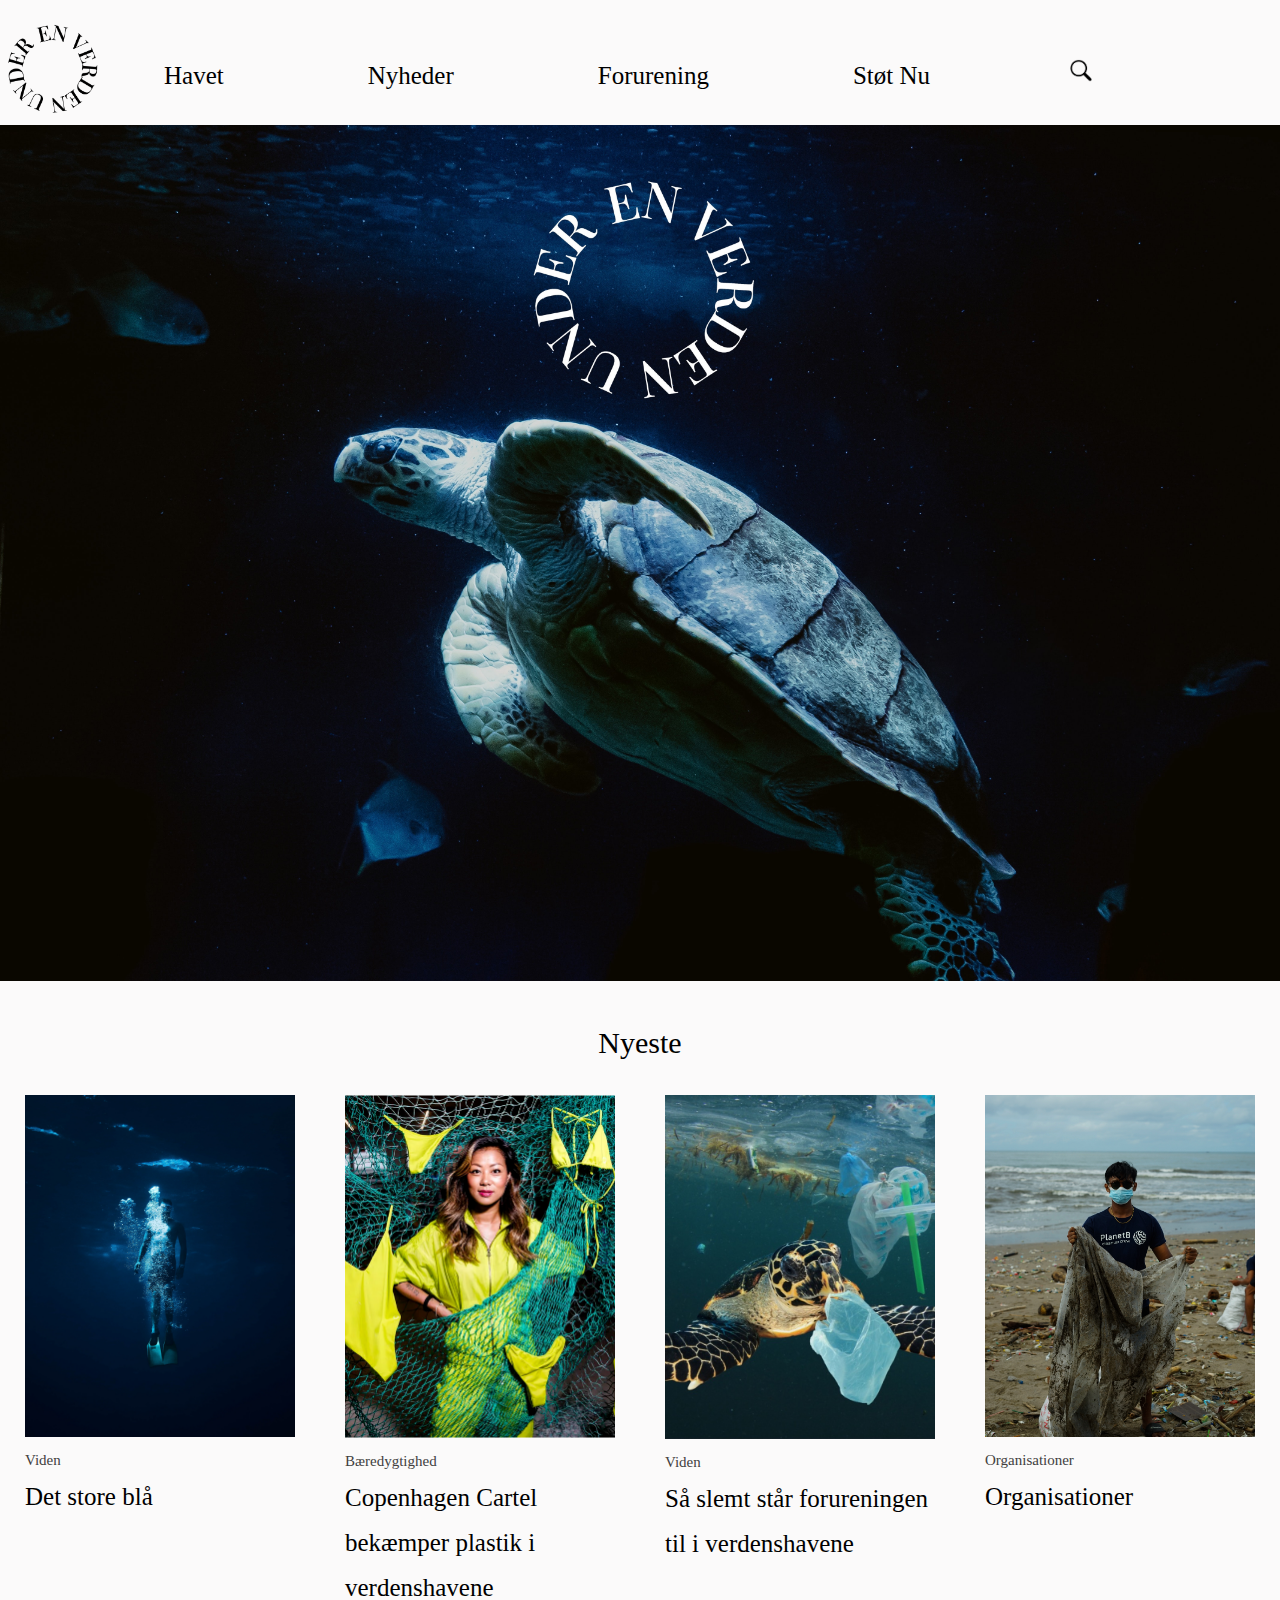
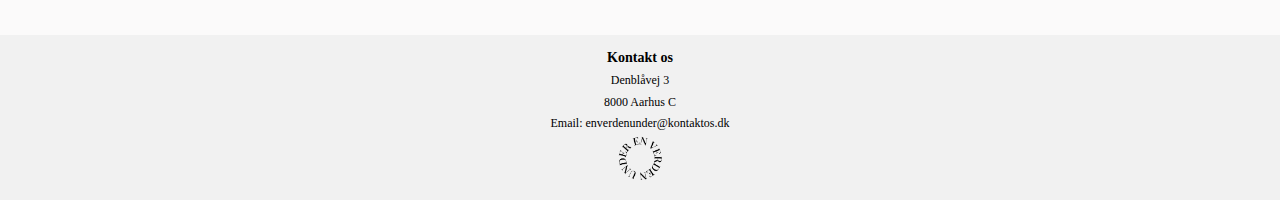
<file: onlinemagasin/index.html>
<!DOCTYPE html>
<html lang="en">
<head>
    <meta charset="UTF-8">
    <meta http-equiv="X-UA-Compatible" content="IE=edge">
    <meta name="viewport" content="width=device-width, initial-scale=1.0">
    <title>Online magasin</title>
    <link rel="stylesheet" href="css/style.css">
</head>

<body class="body_page">
    <div class="wrapper">
<header>
    <nav>
        <a class="logo" href="index.html"><img src="images/Logo.onlinemagasin.png" alt="forside"></a>
        <ul>
            <li><a href="#">Havet</a>
                <ul class="level2">
                    <li><a href="artikel1.html">Det store blå</a>
                    <li><a href="#">Dyrelivet</a></li>
                    <li><a href="#">Koralrevet</a></li>
                </ul>
            </li>

            <li><a href="#">Nyheder</a>
                <ul class="level2">
                    <li><a href="artikel2.html">Copenhagen Cartel bekæmper plastik i verdenshavene</a></li>
                    <li><a href="#">Pack Tech OWP omdanner havplast til ny emballage</a></li>
                </ul>
            </li>

            <li><a href="#">Forurening</a>
                <ul class="level2">
                    <li><a href="artikel3.html">Så slemt står forureningen til i verdenshavene</a></li>
                    <li><a href="#">Hvordan bekæmper vi forureningen i verdenshavene</a></li>
                 </ul>
            </li>
            <li><a href="#">Støt Nu</a>
            <ul class="level2">
                    <li><a href="artikel4.html">Organisationer</a></li>
                    <li><a href="#">Doner</a></li>
                    <li><a href="#">Bliv frivillig</a></li>
                </ul>
            </li>
        </ul>
        <a class="search"><img src="images/search.icon.png" alt="forside"></a>
    </nav>
</header>
<div class="content">
    <div class="banner">
         <img src="images/forside.skildpadde.jpg" alt="forside">
    </div>

    <h1>Nyeste</h1>

    <div class="row">
        <div class="column" >
            <a href="artikel1.html">
            <img src="images/mand.jpg" alt="forside">
            <p>Viden</p>
            <h2>Det store blå</h2>
        </a>
        </div>
        
        <div class="column" >
            <a href="artikel2.html">
            <img src="images/katrine.png" alt="forside">
            <p>Bæredygtighed</p>
            <h2>Copenhagen Cartel bekæmper plastik i verdenshavene</h2>
        </a>
        </div>
        
        <div class="column" >
            <a href="artikel3.html">
            <img src="images/skildpadde.jpg" alt="forside">
            <p>Viden</p>
            <h2>Så slemt står forureningen til i verdenshavene</h2>
        </a>
        </div>
        
        <div class="column" >
            <a href="artikel4.html">
            <img src="images/redhavet.jpg" alt="forside">
            <p>Organisationer</p>
            <h2>Organisationer</h2>
        </a>
        </div>
    </div>
    <footer class="footer">
        <h3>Kontakt os</h3>
        <p>Denblåvej 3</p>
        <p>8000 Aarhus C</p>
        <p>Email: enverdenunder@kontaktos.dk</p>
        <img src="images/Logo.onlinemagasin.png" alt="footer">
    </footer>
</div>
    </div>
</body>

</html>
</file>
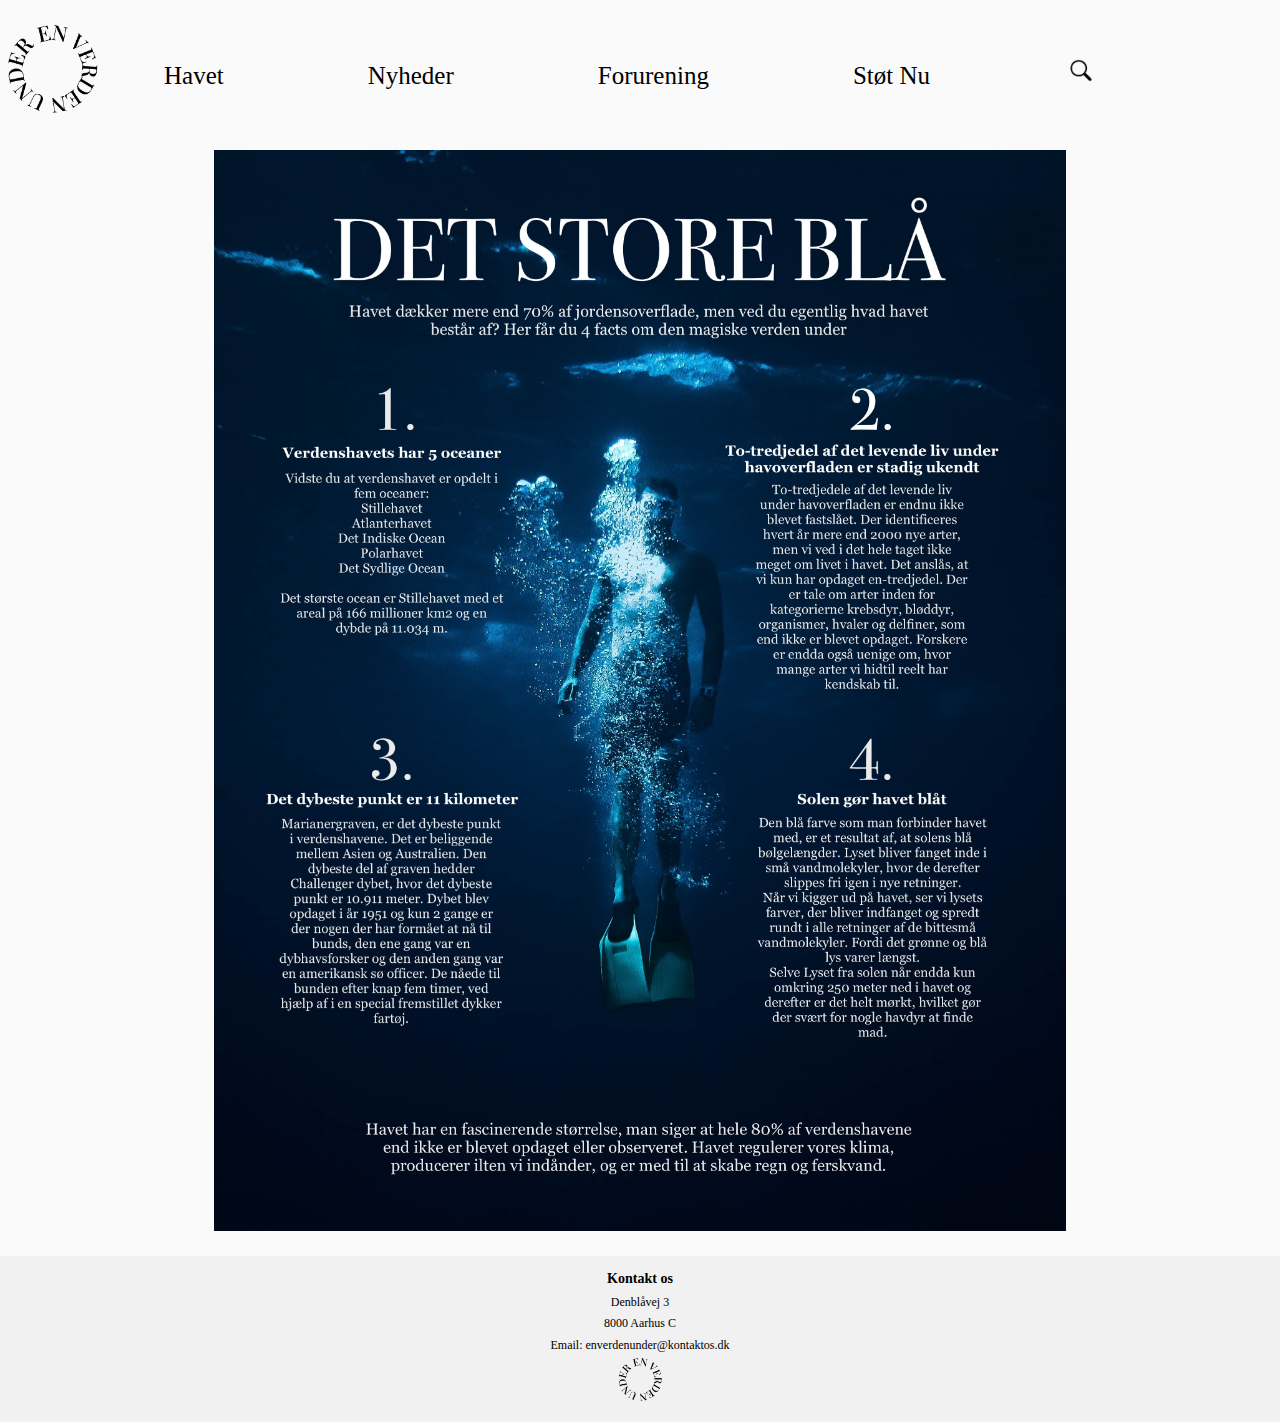
<file: onlinemagasin/artikel1.html>
<!DOCTYPE html>
<html lang="en">
<head>
    <meta charset="UTF-8">
    <meta http-equiv="X-UA-Compatible" content="IE=edge">
    <meta name="viewport" content="width=device-width, initial-scale=1.0">
    <title>Online magasin</title>
    <link rel="stylesheet" href="css/style.css">
</head>

<body class="body_page">
    <div class="wrapper">
<header>
    <nav>
        <a class="logo" href="index.html"><img src="images/Logo.onlinemagasin.png" alt="forside"></a>
        <ul>
            <li><a href="#">Havet</a>
                <ul class="level2">
                    <li><a href="artikel1.html">Det store blå</a>
                    <li><a href="#">Dyrelivet</a></li>
                    <li><a href="#">Koralrevet</a></li>
                </ul>
            </li>

            <li><a href="#">Nyheder</a>
                <ul class="level2">
                    <li><a href="artikel2.html">Copenhagen Cartel bekæmper plastik i verdenshavene</a></li>
                    <li><a href="#">Pack Tech OWP omdanner havplast til ny emballage</a></li>
                </ul>
            </li>

            <li><a href="#">Forurening</a>
                <ul class="level2">
                    <li><a href="artikel3.html">Så slemt står forureningen til i verdenshavene</a></li>
                    <li><a href="#">Hvordan bekæmper vi forureningen i verdenshavene</a></li>
                 </ul>
            </li>
            <li><a href="#">Støt Nu</a>
            <ul class="level2">
                    <li><a href="artikel4.html">Organisationer</a></li>
                    <li><a href="#">Doner</a></li>
                    <li><a href="#">Bliv frivillig</a></li>
                </ul>
            </li>
        </ul>
        <a class="search"><img src="images/search.icon.png" alt="forside"></a>
    </nav>
</header>

<div class="artikel1">
         <img src="images/artikel1.1.jpg" alt="artikel">
</div>

<footer class="footer">
    <h3>Kontakt os</h3>
    <p>Denblåvej 3</p>
    <p>8000 Aarhus C</p>
    <p>Email: enverdenunder@kontaktos.dk</p>
    <img src="images/Logo.onlinemagasin.png" alt="footer">
</footer>
    </div>
</body>

</html>
</file>
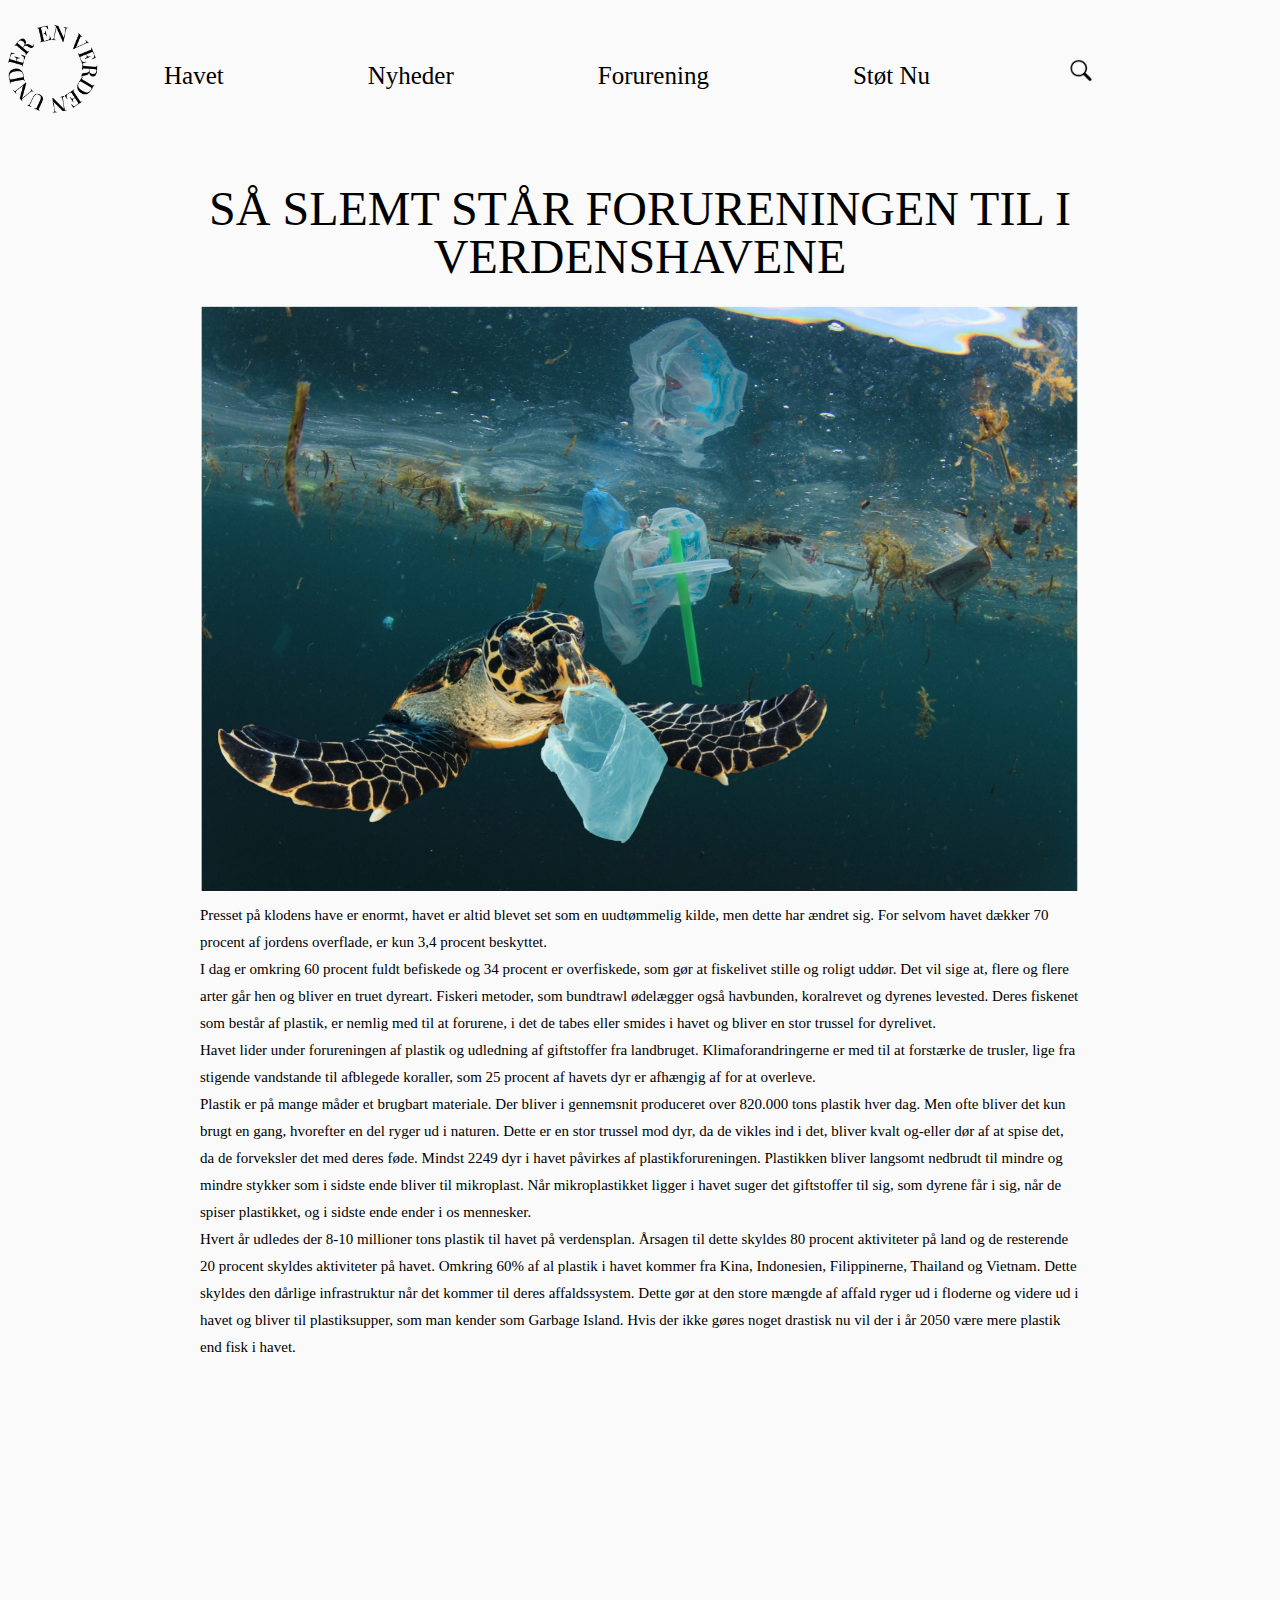
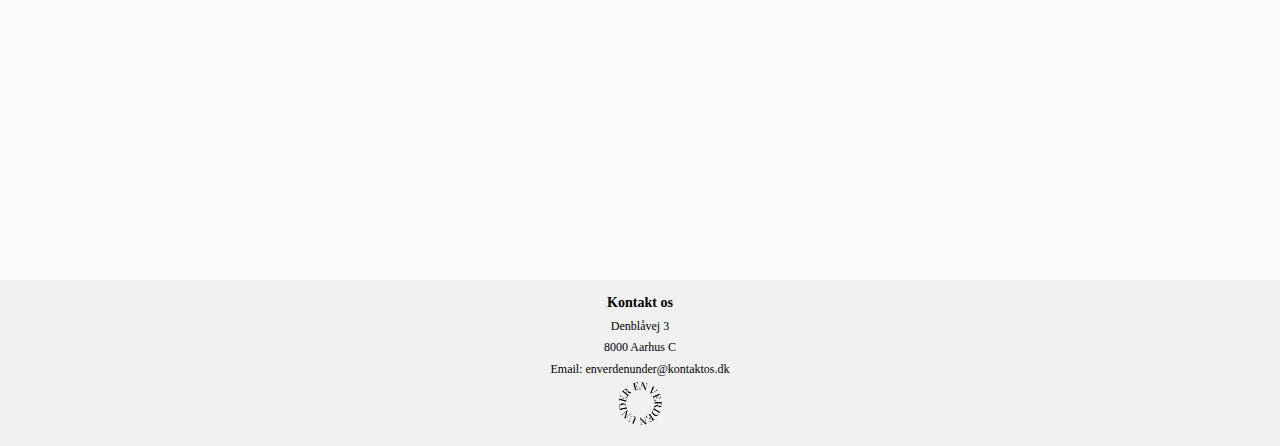
<file: onlinemagasin/artikel3.html>
<!DOCTYPE html>
<html lang="en">
<head>
    <meta charset="UTF-8">
    <meta http-equiv="X-UA-Compatible" content="IE=edge">
    <meta name="viewport" content="width=device-width, initial-scale=1.0">
    <title>Online magasin</title>
    <link rel="stylesheet" href="css/style.css">
</head>

<body class="body_page">
    <div class="wrapper">
<header>
    <nav>
        <a class="logo" href="index.html"><img src="images/Logo.onlinemagasin.png" alt="forside"></a>
        <ul>
            <li><a href="#">Havet</a>
                <ul class="level2">
                    <li><a href="artikel1.html">Det store blå</a>
                    <li><a href="#">Dyrelivet</a></li>
                    <li><a href="#">Koralrevet</a></li>
                </ul>
            </li>

            <li><a href="#">Nyheder</a>
                <ul class="level2">
                    <li><a href="artikel2.html">Copenhagen Cartel bekæmper plastik i verdenshavene</a></li>
                    <li><a href="#">Pack Tech OWP omdanner havplast til ny emballage</a></li>
                </ul>
            </li>

            <li><a href="#">Forurening</a>
                <ul class="level2">
                    <li><a href="artikel3.html">Så slemt står forureningen til i verdenshavene</a></li>
                    <li><a href="#">Hvordan bekæmper vi forureningen i verdenshavene</a></li>
                 </ul>
            </li>
            <li><a href="#">Støt Nu</a>
            <ul class="level2">
                    <li><a href="artikel4.html">Organisationer</a></li>
                    <li><a href="#">Doner</a></li>
                    <li><a href="#">Bliv frivillig</a></li>
                </ul>
            </li>
        </ul>
        <a class="search"><img src="images/search.icon.png" alt="forside"></a>
    </nav>
</header>
<div class="artikel3">
    <div class="forurening">
        <h1>SÅ SLEMT STÅR FORURENINGEN TIL I VERDENSHAVENE</h1>
            <img src="images/artikel3.1.jpg" alt="skildpadde med skrald">
            <p>Presset på klodens have er enormt, havet er altid blevet set som en uudtømmelig kilde, men dette har ændret sig. For selvom havet dækker 70 procent af jordens overflade, er kun 3,4 procent beskyttet.</p>
            <p>I dag er omkring 60 procent fuldt befiskede og 34 procent er overfiskede, som gør at fiskelivet stille og roligt uddør. Det vil sige at, flere og flere arter går hen og bliver en truet dyreart. Fiskeri metoder, som bundtrawl ødelægger også havbunden, koralrevet og dyrenes levested. Deres fiskenet som består af plastik, er nemlig med til at forurene, i det de tabes eller smides i havet og bliver en stor trussel for dyrelivet.</p>
            <p>Havet lider under forureningen af plastik og udledning af giftstoffer fra landbruget. Klimaforandringerne er med til at forstærke de trusler, lige fra stigende vandstande til afblegede koraller, som 25 procent af havets dyr er afhængig af for at overleve.</p>
            <p>Plastik er på mange måder et brugbart materiale. Der bliver i gennemsnit produceret over 820.000 tons plastik hver dag. Men ofte bliver det kun brugt en gang, hvorefter en del ryger ud i naturen. Dette er en stor trussel mod dyr, da de vikles ind i det, bliver kvalt og-eller dør af at spise det, da de forveksler det med deres føde. Mindst 2249 dyr i havet påvirkes af plastikforureningen. Plastikken bliver langsomt nedbrudt til mindre og mindre stykker som i sidste ende bliver til mikroplast. Når mikroplastikket ligger i havet suger det giftstoffer til sig, som dyrene får i sig, når de spiser plastikket, og i sidste ende ender i os mennesker.</p>
            <p>Hvert år udledes der 8-10 millioner tons plastik til havet på verdensplan. Årsagen til dette skyldes 80 procent aktiviteter på land og de resterende 20 procent skyldes aktiviteter på havet. Omkring 60% af al plastik i havet kommer fra Kina, Indonesien, Filippinerne, Thailand og Vietnam. Dette skyldes den dårlige infrastruktur når det kommer til deres affaldssystem. Dette gør at den store mængde af affald ryger ud i floderne og videre ud i havet og bliver til plastiksupper, som man kender som Garbage Island. Hvis der ikke gøres noget drastisk nu vil der i år 2050 være mere plastik end fisk i havet.</p>
            <iframe src="https://www.youtube.com/embed/I0BZMCnKyEo" title="YouTube video player"></iframe>
    </div>
</div>
<footer class="footer">
    <h3>Kontakt os</h3>
    <p>Denblåvej 3</p>
    <p>8000 Aarhus C</p>
    <p>Email: enverdenunder@kontaktos.dk</p>
    <img src="images/Logo.onlinemagasin.png" alt="footer">
</footer>
</div>
</body>

</html>
</file>
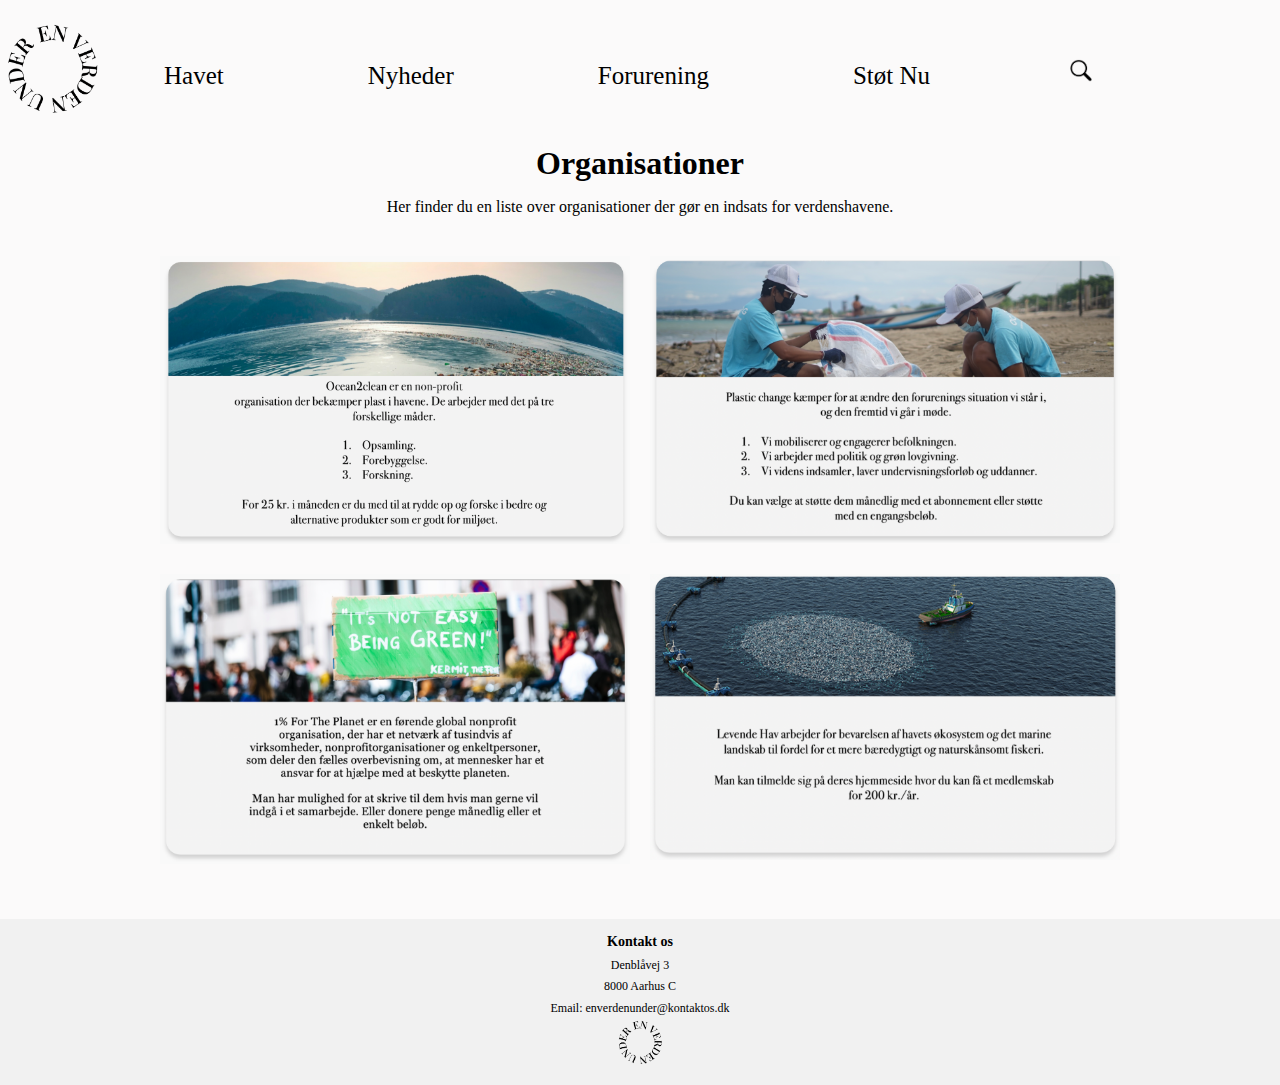
<file: onlinemagasin/artikel4.html>
<!DOCTYPE html>
<html lang="en">
<head>
    <meta charset="UTF-8">
    <meta http-equiv="X-UA-Compatible" content="IE=edge">
    <meta name="viewport" content="width=device-width, initial-scale=1.0">
    <title>Online magasin</title>
    <link rel="stylesheet" href="css/style.css">
</head>

<body class="body_page">
    <div class="wrapper">
<header>
    <nav>
        <a class="logo" href="index.html"><img src="images/Logo.onlinemagasin.png" alt="forside"></a>
        
        <ul>
            <li><a href="#">Havet</a>
                <ul class="level2">
                    <li><a href="artikel1.html">Det store blå</a>
                    <li><a href="#">Dyrelivet</a></li>
                    <li><a href="#">Koralrevet</a></li>
                </ul>
            </li>

            <li><a href="#">Nyheder</a>
                <ul class="level2">
                    <li><a href="artikel2.html">Copenhagen Cartel bekæmper plastik i verdenshavene</a></li>
                    <li><a href="#">Pack Tech OWP omdanner havplast til ny emballage</a></li>
                </ul>
            </li>

            <li><a href="#">Forurening</a>
                <ul class="level2">
                    <li><a href="artikel3.html">Så slemt står forureningen til i verdenshavene</a></li>
                    <li><a href="#">Hvordan bekæmper vi forureningen i verdenshavene</a></li>
                 </ul>
            </li>
            <li><a href="#">Støt Nu</a>
            <ul class="level2">
                    <li><a href="artikel4.html">Organisationer</a></li>
                    <li><a href="#">Doner</a></li>
                    <li><a href="#">Bliv frivillig</a></li>
                </ul>
            </li>
        </ul>
        <a class="search"><img src="images/search.icon.png" alt="forside"></a>
    </nav>
</header>

<div class="artikel4">
    <div class="organisationer"></div>
        <h1>Organisationer</h1>
        <p>Her finder du en liste over organisationer der gør en indsats for verdenshavene.</p>
        <div class="container">
            <div class="column">
            <img src="images/ocean2clean.png" alt="ocean2clean">
        </div>
        <div class="column">
            <img src="images/plasticchange.png" alt="plasticchange">
        </div>
        <div class="column">
            <img src="images/1pfortheplanet.png" alt="1%fortheplanet">
        </div>
        <div class="column">
            <img src="images/levendehav.png" alt="levendehav">
        </div>
        </div>
    </div>
</div>

<footer class="footer">
    <h3>Kontakt os</h3>
    <p>Denblåvej 3</p>
    <p>8000 Aarhus C</p>
    <p>Email: enverdenunder@kontaktos.dk</p>
    <img src="images/Logo.onlinemagasin.png" alt="footer">
</footer>
</div>
</body>

</html>
</file>
<file: onlinemagasin/css/style.css>
*,
:after,
:before {
    margin: 0;
    padding: 0;
    border: 0;
    box-sizing: border-box;
}

body{
    background-color: rgb(251, 250, 250);
    font-weight: 400;
    font-family: 'Playfair Display';
    line-height: 1.8;
}

header {
    padding-top: 25px;
}

.wrapper {
    margin: 0 auto;
    width: 1280px;
}


nav {
    width: 100%;
    height: 100px;
    display: flex;
    flex-wrap: nowrap;
    align-items: center;
}

.logo img {
    display: inline-block;
    width:104px;
    height: 98px;
}

.search img {
    display: inline-block;
    width: 22px;
    height: 23px;
}

ul {
    margin-left: 60px;
}

ul li {
    list-style: none;
    display: inline-block;
    position: relative;
}

ul li a {
    display: block;
    text-decoration: none;
    font-size: 25px;
    color: rgb(0, 0, 0);
    padding: 0 140px 0 0;
    text-align: left;
}

.level2 {
    display: none;
    position: absolute;
    left: 0;
    margin: 0;
    background-color: rgb(251, 250, 250);
    padding: 0 12px;
}

.level2 li {
display: block;
width: 100%;
}

.level2 a {
padding: 12px 0;
font-size: 12px;
width: 100%;
display: block;
}

ul li a:hover {
    color: rgb(4, 52, 75);
    text-decoration: underline;
}

ul li:hover .level2 {
display: block;
}

.content .banner img {
max-width: 100%;
}

.content .row {
    display: flex;
    flex-wrap: wrap;
}

.content .row .column {
    flex: 25%;
    padding: 0 25px 25px 25px;
}
.content .row .column img{
    max-width: 100%;
}
.content .row .column p{
   font-size: 15px;
   color: rgb(65, 64, 64);
}
.content .row .column h2{
    font-size: 25px;
    font-weight: 200;
    font-family: Playfair Display;
 }

.content .row .column a {
    text-decoration: none;
    color: black;
}

 .content h1 {
    width: 100%;
    text-align: center;
    padding: 25px 0;
    font-size: 30px;
    font-weight: 300;
    font-family: Playfair Display;
 }

.footer {
    text-align: center;
    padding: 10px 0 10px 0;
    font-size: 12px;
    font-weight: 300;
    font-family: Playfair Display;
    background-color: rgb(241, 241, 241);
}

.footer img {
    display: inline-block;
    width:50px;
    height: 48px;
}

.artikel1 img {
    display: block;
    max-width: 90%;
    margin: 0 auto;
    padding: 25px 150px;
    }

.artikel2 {
    text-align: center;
    padding: 10px 150px 10px 150px;
}

.headline {
    font-style: italic;
    color: rgb(80, 80, 80);
    padding: 0 0 10px 0;
}

.nyheder h1 {
    text-align: center;
    font-size: 48px;
    font-family: Playfair Display;
    font-weight: 400;
    line-height: 1.2;
}

.nyheder {

    padding: 50px;
}

.nyheder p {
    text-align: left;
    font-size: 15px;
    font-family: Playfair Display;
}

.nyheder img {
    display: inline-block;
    max-width: 100%;
    padding: 25px 0 0 0;
}

.nyheder h3 {
    text-align: left;
    padding: 25px 0 2px 0;
    font-size: 16px;
    font-family: Playfair Display;
}

.artikel3 {
    text-align: center;
    padding: 10px 150px 10px 150px;
}
.forurening h1 {
    text-align: center;
    font-size: 48px;
    font-family: Playfair Display;
    font-weight: 300;
    line-height: 1;
}

.forurening p {
    text-align: left;
    font-size: 15px;
    font-family: Playfair Display;
}

.forurening img {
    display: inline-block;
    max-width: 100%;
    padding: 25px 0 0 0;
}

.forurening {
    padding: 50px;
}

.forurening iframe {
    width: 900px;
    height: 450px;
}

.artikel4 {
    text-align: center;
    padding: 10px 150px 10px 150px;
}

.artikel4 .container {
    display: flex;
    flex-wrap: wrap;
    padding: 25px 0;
}

.artikel4 .container .column {
    flex: 0 50%;
    padding: 10px;
}

.artikel4 .container .column img {
 max-width: 100%;
}

.organisationer h1 {
    text-align: center;
    padding: 0 110px 10px 110px;
    font-size: 48px;
    font-family: Playfair Display;
}

.organisationer p {
    text-align: center;
    padding: 0 150px 10px 150px;
    font-size: 15px;
    font-family: Playfair Display;
}

.organisationer img {
    display: inline-block;
    max-width: 20%;
    height: 390px;
    width: 648px;
}
</file>
